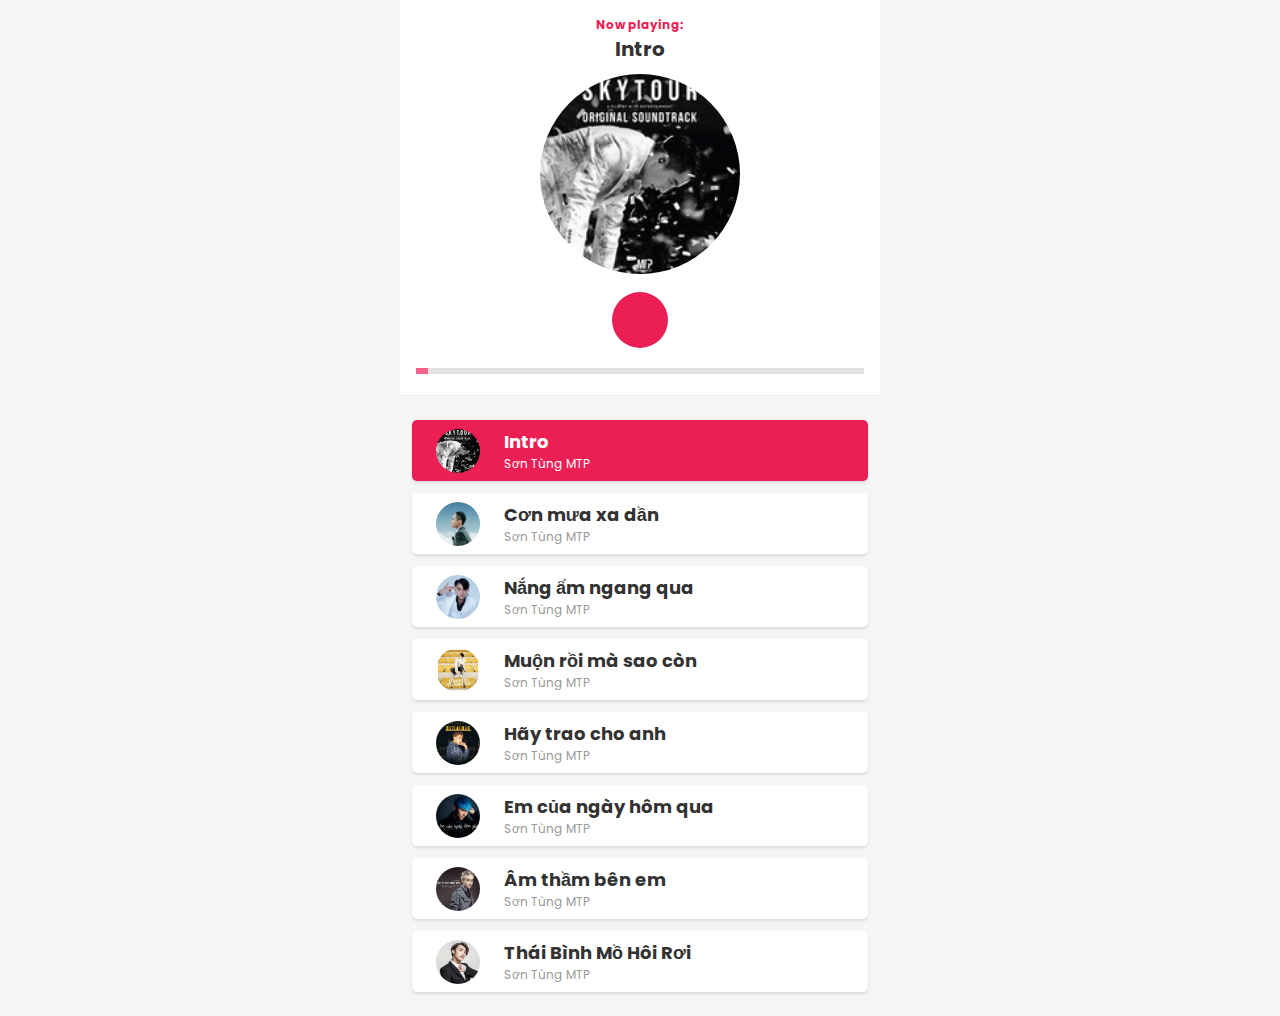
<file: index.html>
<!DOCTYPE html>
<html lang="en">
  <head>
    <meta charset="UTF-8" />
    <meta http-equiv="X-UA-Compatible" content="IE=edge" />
    <meta name="viewport" content="width=device-width, initial-scale=1.0" />
    <link
      rel="stylesheet"
      href="https://cdnjs.cloudflare.com/ajax/libs/font-awesome/5.15.2/css/all.min.css"
      integrity="sha512-HK5fgLBL+xu6dm/Ii3z4xhlSUyZgTT9tuc/hSrtw6uzJOvgRr2a9jyxxT1ely+B+xFAmJKVSTbpM/CuL7qxO8w=="
      crossorigin="anonymous"
    />
    <link rel="preconnect" href="https://fonts.gstatic.com" />
    <link
      href="https://fonts.googleapis.com/css2?family=Poppins:wght@300;400;600&display=swap"
      rel="stylesheet"
    />
    <link rel="stylesheet" href="assets/css/style.css" />
    <link rel="icon" type="image/x-icon" href="assets/img/favicon.png">
    <title>Music player</title>
  </head>
  <body>
    <div class="player">
      <!-- Dashboard -->
      <div class="dashboard">
        <!-- Header -->
        <header>
          <h4>Now playing:</h4>
          <h2>String 57th & 9th</h2>
        </header>

        <!-- CD -->
        <div class="cd">
          <div
            class="cd-thumb"
            style="
              background-image: url('https://i.ytimg.com/vi/jTLhQf5KJSc/maxresdefault.jpg');
            "
          ></div>
        </div>

        <!-- Control -->
        <div class="control">
          <div class="btn btn-repeat">
            <i class="fas fa-redo"></i>
          </div>
          <div class="btn btn-prev">
            <i class="fas fa-step-backward"></i>
          </div>
          <div class="btn btn-toggle-play">
            <i class="fas fa-pause icon-pause"></i>
            <i class="fas fa-play icon-play"></i>
          </div>
          <div class="btn btn-next">
            <i class="fas fa-step-forward"></i>
          </div>
          <div class="btn btn-random">
            <i class="fas fa-random"></i>
          </div>
        </div>

        <input id="progress" class="progress" type="range" value="0" step="1" min="0" max="100">

        <audio id="audio" src=""></audio>
      </div>

      <!-- Playlist -->
      <div class="playlist">
        <div class="song">
          <div class="thumb" style="
              background-image: url('https://i.ytimg.com/vi/jTLhQf5KJSc/maxresdefault.jpg');
            "></div>
          <div class="body">
            <h3 class="title">Music name</h3>
            <p class="author">Singer</p>
          </div>
          <div class="option">
            <i class="fas fa-ellipsis-h"></i>
          </div>
        </div>
      </div>
    </div>

    <script src="index.js"></script>
  </body>
</html>
</file>
<file: assets/css/style.css>
:root {
    --primary-color: #ec1f55;
    --text-color: #333;
  }
  
  * {
    padding: 0;
    margin: 0;
    box-sizing: inherit;
  }
  
  body {
    background-color: #f5f5f5;
  }
  
  html {
    box-sizing: border-box;
    font-family: "Poppins", sans-serif;
  }
  
  .player {
    position: relative;
    max-width: 480px;
    margin: 0 auto;
  }
  
  .player .icon-pause {
    display: none;
  }
  
  .player.playing .icon-pause {
    display: inline-block;
  }
  
  .player.playing .icon-play {
    display: none;
  }
  
  .dashboard {
    padding: 16px 16px 14px;
    background-color: #fff;
    position: fixed;
    top: 0;
    width: 100%;
    max-width: 480px;
    border-bottom: 1px solid #ebebeb;
  }
  
  /* HEADER */
  header {
    text-align: center;
    margin-bottom: 10px;
  }
  
  header h4 {
    color: var(--primary-color);
    font-size: 12px;
  }
  
  header h2 {
    color: var(--text-color);
    font-size: 20px;
  }
  
  /* CD */
  .cd {
    display: flex;
    margin: auto;
    width: 200px;
    /* background-color: blue; */
    /* animation: example 5s linear 0s infinite normal; */
    border-radius:  30px 0 0 0;
  } 
  .cd-thumb {
    width: 100%;
    padding-top: 100%;
    border-radius: 50%;
    background-color: #333;
    background-size: cover;
    margin: auto;
  }

  /* CONTROL */
  .control {
    display: flex;
    align-items: center;
    justify-content: space-around;
    padding: 18px 0 8px 0;
  }
  
  .control .btn {
    color: #666;
    padding: 18px;
    font-size: 18px;
  }
  
  .control .btn.active {
    color: var(--primary-color);
  }
  
  .control .btn-toggle-play {
    width: 56px;
    height: 56px;
    border-radius: 50%;
    font-size: 24px;
    color: #fff;
    display: flex;
    align-items: center;
    justify-content: center;
    background-color: var(--primary-color);
    cursor: pointer;
  }
  
  .progress {
    width: 100%;
    -webkit-appearance: none;
    height: 6px;
    background: #d3d3d3;
    outline: none;
    opacity: 0.7;
    -webkit-transition: 0.2s;
    transition: opacity 0.2s;
  }
  
  .progress::-webkit-slider-thumb {
    -webkit-appearance: none;
    appearance: none;
    width: 12px;
    height: 6px;
    background-color: var(--primary-color);
    cursor: pointer;
  }
  
  /* PLAYLIST */
  .playlist {
    margin-top: 408px;
    padding: 12px;
  }
  
  .song {
    display: flex;
    align-items: center;
    margin-bottom: 12px;
    background-color: #fff;
    padding: 8px 16px;
    border-radius: 5px;
    box-shadow: 0 2px 3px rgba(0, 0, 0, 0.1);
  }
  
  .song.active {
    background-color: var(--primary-color);
  }
  
  .song:active {
    opacity: 0.8;
  }
  
  .song.active .option,
  .song.active .author,
  .song.active .title {
    color: #fff;
  }
  
  .song .thumb {
    width: 44px;
    height: 44px;
    border-radius: 50%;
    background-size: cover;
    margin: 0 8px;
  }
  
  .song .body {
    flex: 1;
    padding: 0 16px;
  }
  
  .song .title {
    font-size: 18px;
    color: var(--text-color);
  }
  
  .song .author {
    font-size: 12px;
    color: #999;
  }
  
  .song .option {
    padding: 16px 8px;
    color: #999;
    font-size: 18px;
  }
  
  @keyframes example {
    from {
      transform: rotate(0deg);
    }
    to {
      transform: rotate(360deg);
    }
  }
</file>
